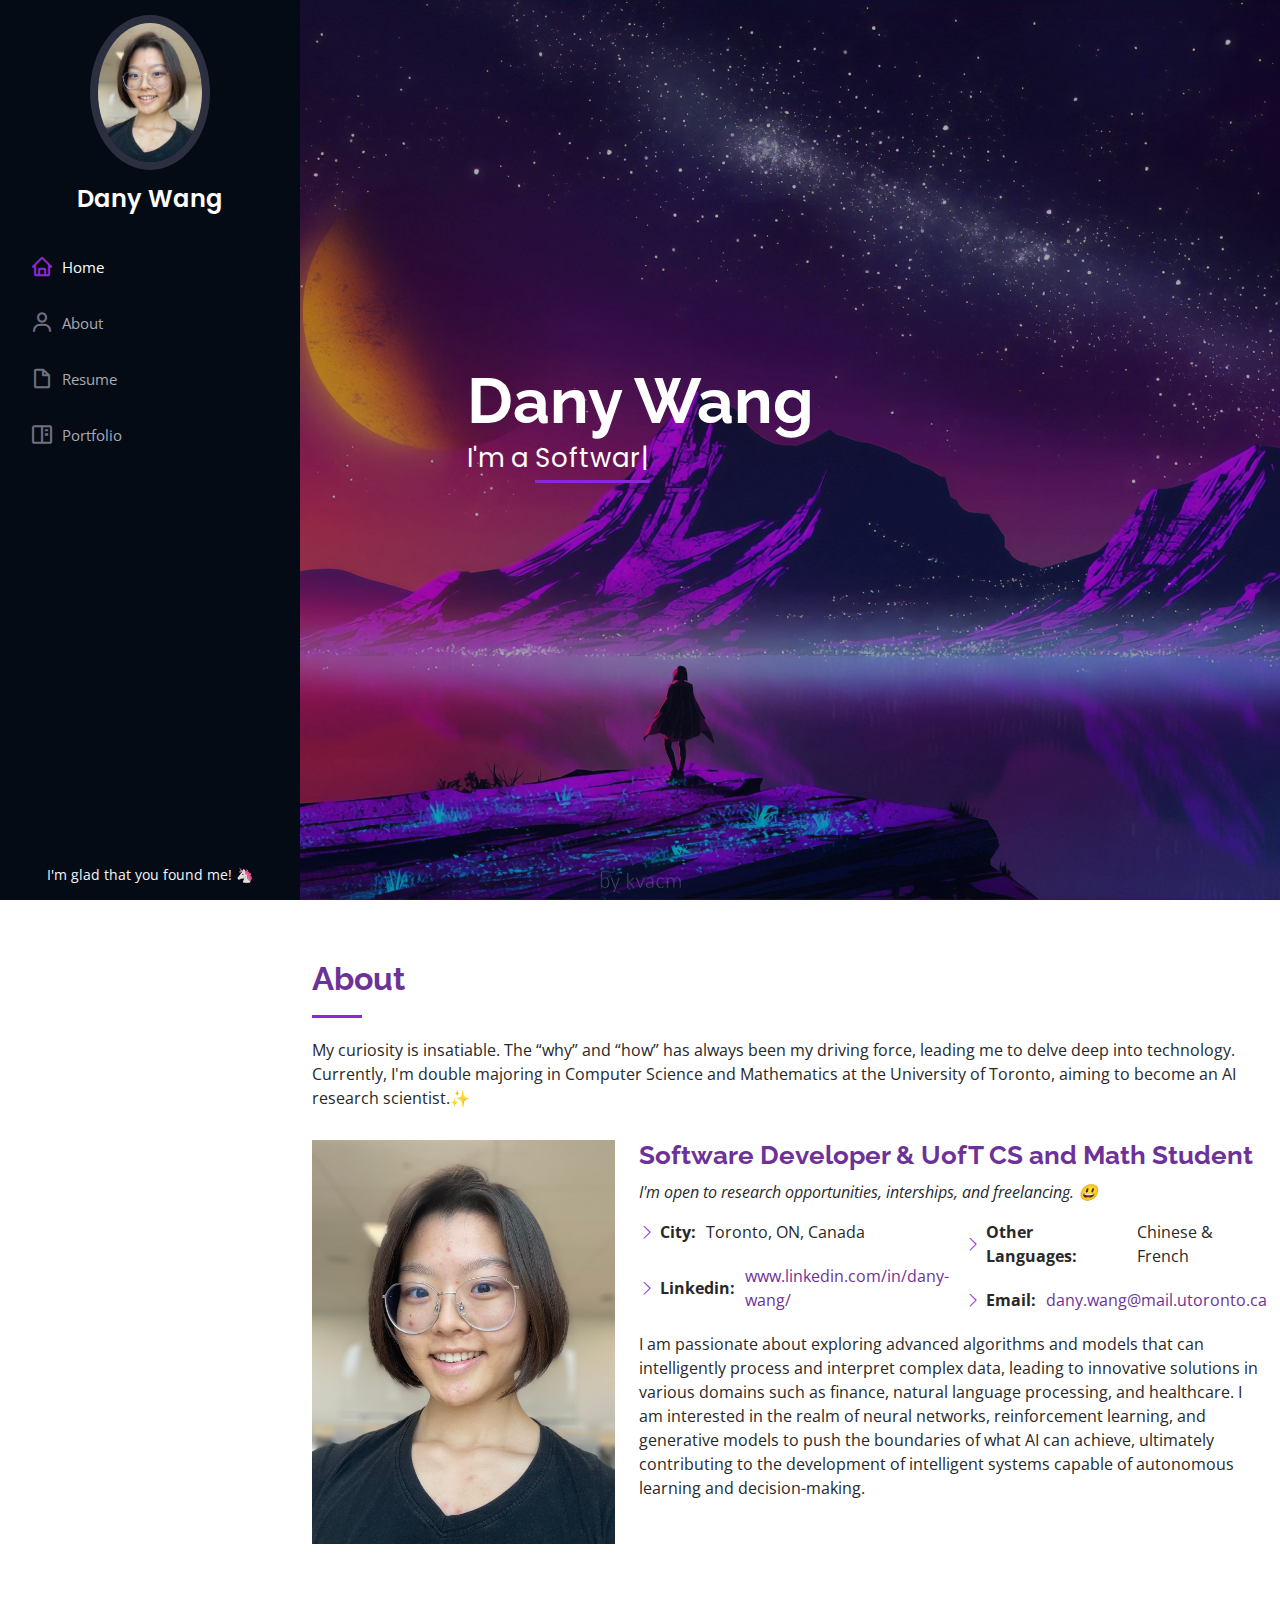
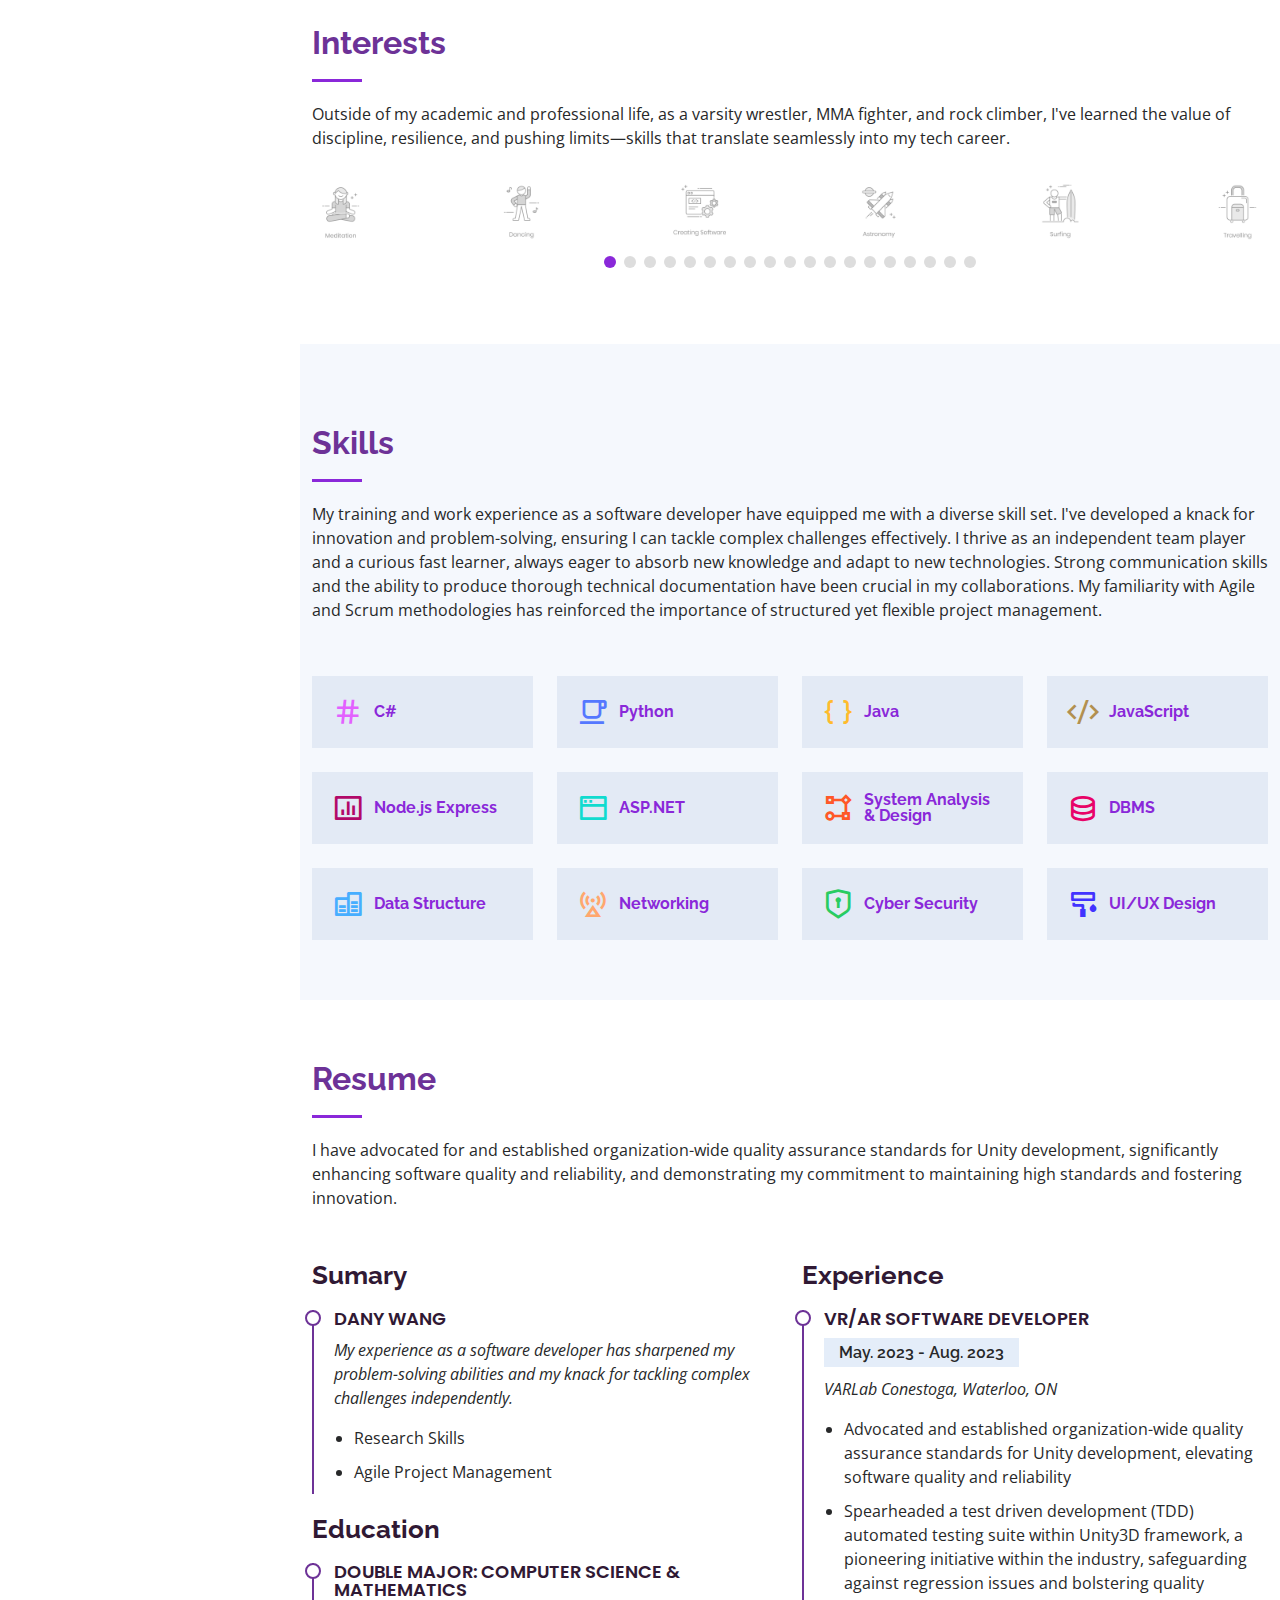
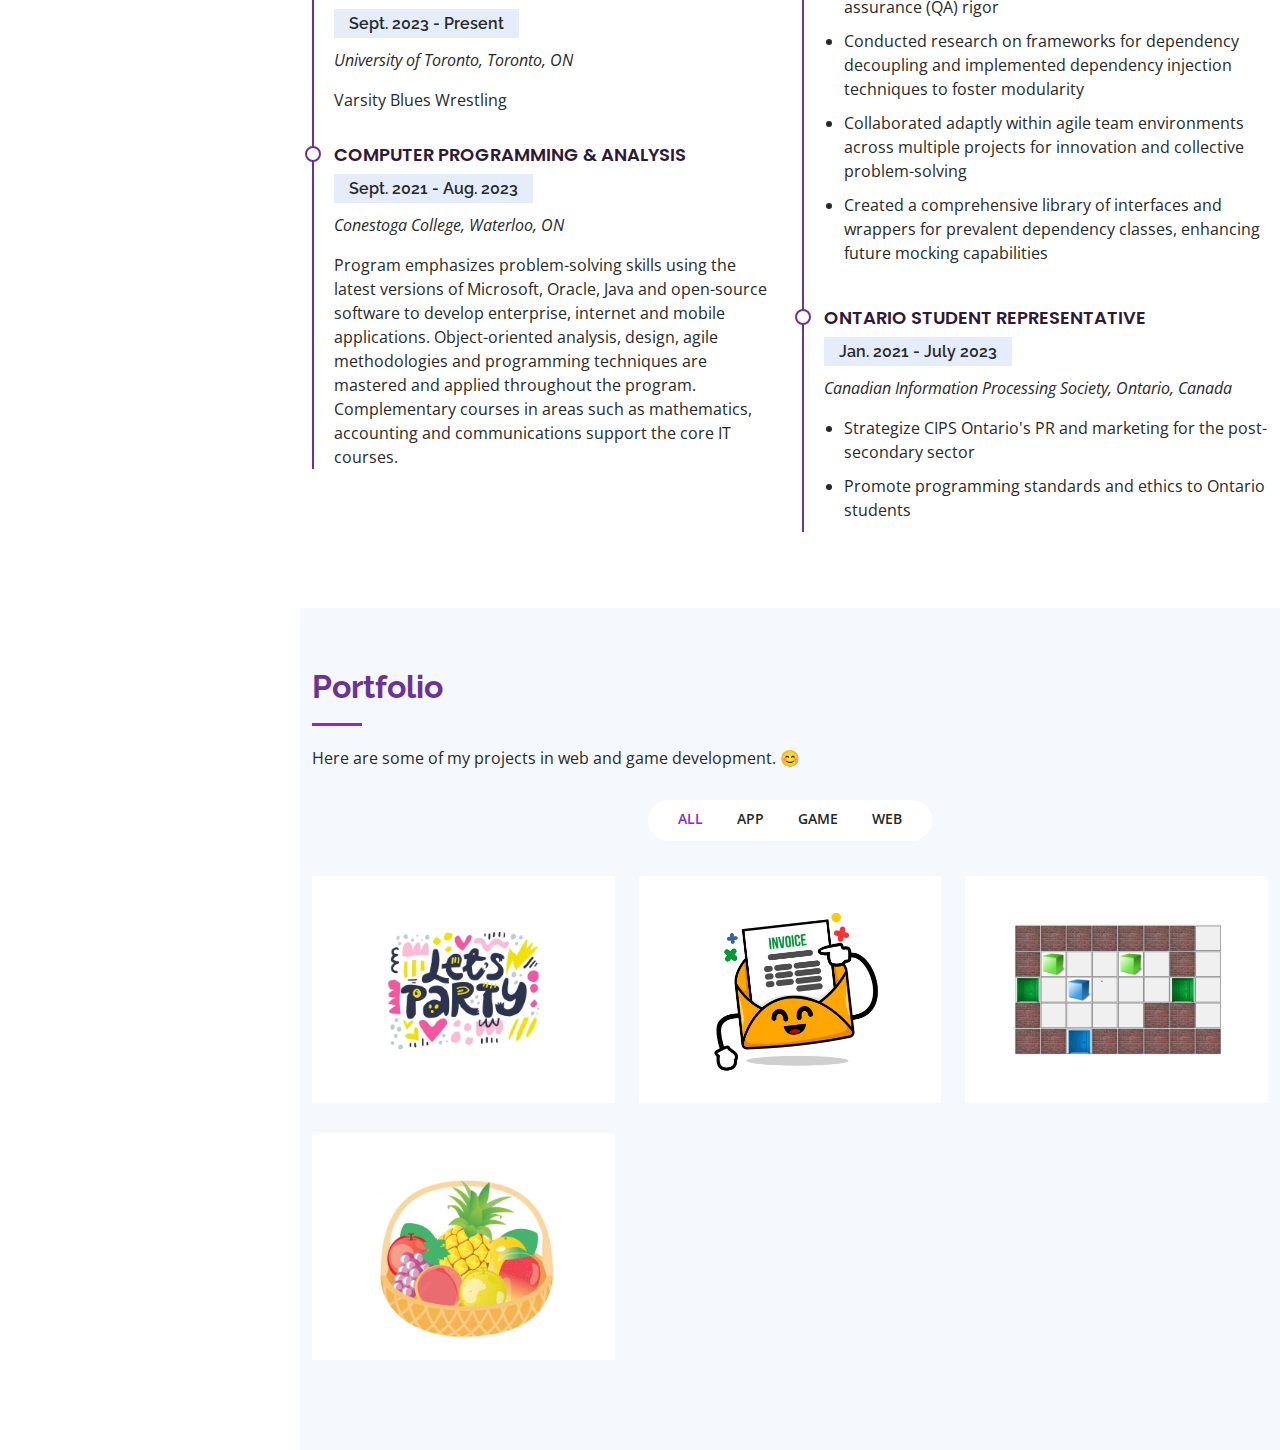
<file: index.html>
<!DOCTYPE html>
<html lang="en">

<head>
  <meta charset="utf-8">
  <meta content="width=device-width, initial-scale=1.0" name="viewport">

  <title>Dany's iPortfolio</title>
  <meta content="" name="description">
  <meta content="" name="keywords">

  <!-- Favicons -->
  <link href="assets/img/favicon.png" rel="icon">
  <link href="assets/img/apple-touch-icon.png" rel="apple-touch-icon">

  <!-- Google Fonts -->
  <link href="https://fonts.googleapis.com/css?family=Open+Sans:300,300i,400,400i,600,600i,700,700i|Raleway:300,300i,400,400i,500,500i,600,600i,700,700i|Poppins:300,300i,400,400i,500,500i,600,600i,700,700i" rel="stylesheet">

  <!-- Vendor CSS Files -->
  <!-- <link href="assets/vendor/aos/aos.css" rel="stylesheet"> -->
  <link href="assets/vendor/bootstrap/css/bootstrap.min.css" rel="stylesheet">
  <link href="assets/vendor/bootstrap-icons/bootstrap-icons.css" rel="stylesheet">
  <link href="assets/vendor/boxicons/css/boxicons.min.css" rel="stylesheet">
  <link href="assets/vendor/glightbox/css/glightbox.min.css" rel="stylesheet">
  <link href="assets/vendor/swiper/swiper-bundle.min.css" rel="stylesheet">
  <link href="assets/vendor/remixicon/remixicon.css" rel="stylesheet">

  <!-- Main CSS File -->
  <link href="assets/css/style.css" rel="stylesheet">

</head>

<body>

  <!-- ======= Mobile nav toggle button ======= -->
  <i class="bi bi-list mobile-nav-toggle d-xl-none"></i>

  <!-- ======= Header ======= -->
  <header id="header">
    <div class="d-flex flex-column">

      <div class="profile">
        <img src="assets/img/profile-img.jpg" alt="" class="img-fluid rounded-circle">
        <h1 class="text-light"><a href="index.html">Dany Wang</a></h1>
      </div>

      <nav id="navbar" class="nav-menu navbar">
        <ul>
          <li><a href="#hero" class="nav-link scrollto active"><i class="bx bx-home"></i> <span>Home</span></a></li>
          <li><a href="#about" class="nav-link scrollto"><i class="bx bx-user"></i> <span>About</span></a></li>
          <li><a href="#resume" class="nav-link scrollto"><i class="bx bx-file-blank"></i> <span>Resume</span></a></li>
          <li><a href="#portfolio" class="nav-link scrollto"><i class="bx bx-book-content"></i> <span>Portfolio</span></a></li>
        </ul>
      </nav><!-- .nav-menu -->
    </div>
  </header><!-- End Header -->

  <!-- ======= Hero Section ======= -->
  <section id="hero" class="d-flex flex-column justify-content-center align-items-center">
    <div class="hero-container" data-aos="fade-in">
      <h1>Dany Wang</h1>
      <p>I'm a <span class="typed" data-typed-items="Software Developer, UofT CS and Math Student, Freelancer"></span></p>
    </div>
  </section><!-- End Hero -->

  <main id="main">

    <!-- ======= About Section ======= -->
    <section id="about" class="about">
      <div class="container">

        <div class="section-title">
          <h2>About</h2>
          <p>My curiosity is insatiable. The “why” and “how” has always been my driving force, leading me to delve deep into technology. 
            Currently, I'm double majoring in Computer Science and Mathematics at the University of Toronto, aiming to become an AI research scientist.&#10024;</p>
        </div>

        <div class="row">
          <div class="col-lg-4" data-aos="fade-right">
            <img src="assets/img/profile-img.jpg" class="img-fluid" alt="">
          </div>
          <div class="col-lg-8 pt-4 pt-lg-0 content" data-aos="fade-left">
            <h3>Software Developer &amp; UofT CS and Math Student</h3>
            <p class="fst-italic">
              I'm open to research opportunities, interships, and freelancing. &#128515;
            </p>
            <div class="row">
              <div class="col-lg-6">
                <ul>
                  <!-- <li><i class="bi bi-chevron-right"></i> <strong>Birthday:</strong> <span>19 Nov. 2000</span></li> -->
                  <li><i class="bi bi-chevron-right"></i> <strong>City:</strong> <span>Toronto, ON, Canada</span></li>
                  <li><i class="bi bi-chevron-right"></i> <strong>Linkedin:</strong> <span><a href="https://www.linkedin.com/in/dany-wang/">www.linkedin.com/in/dany-wang/</a></span></li>
                  <!-- <li><i class="bi bi-chevron-right"></i> <strong>Degree:</strong> <span>Master</span></li> -->
                </ul>
              </div>
              <div class="col-lg-6">
                <ul>
                  <!-- <li><i class="bi bi-chevron-right"></i> <strong>Gender:</strong> <span>Female</span></li> -->
                  <li><i class="bi bi-chevron-right"></i> <strong>Other Languages:</strong> <span>Chinese &amp; French</span></li>
                  <li><i class="bi bi-chevron-right"></i> <strong>Email:</strong> <span><a href="mailto: dany.wang@mail.utoronto.ca">dany.wang@mail.utoronto.ca</a></span></li>
                </ul>
              </div>
            </div>
            <p>
              I am passionate about exploring advanced algorithms and models that can intelligently process and interpret complex data, 
              leading to innovative solutions in various domains such as finance, natural language processing, and healthcare. 
              I am interested in the realm of neural networks, reinforcement learning, and generative models to push the boundaries of 
              what AI can achieve, ultimately contributing to the development of intelligent systems capable of autonomous learning and decision-making.
            </p>
          </div>
        </div>

      </div>
    </section><!-- End About Section -->

    <!-- ======= Interests Section ======= -->
    <section id="interests" class="interests">
      <div class="container" data-aos="zoom-in">

        <div class="section-title">
          <h2>Interests</h2>
          <p>Outside of my academic and professional life, as a varsity wrestler, MMA fighter, and rock climber, 
            I've learned the value of discipline, resilience, and pushing limits—skills that translate seamlessly into my tech career.</p>
        </div>

        <div class="interests-slider swiper">
          <div class="swiper-wrapper align-items-center">
            <div class="swiper-slide"><img src="assets/img/interests/meditation.png" class="img-fluid" alt="meditation"></div>
            <div class="swiper-slide"><img src="assets/img/interests/dancing.png" class="img-fluid" alt="dancing"></div>
            <div class="swiper-slide"><img src="assets/img/interests/creating-software.png" class="img-fluid" alt="creating-software"></div>
            <div class="swiper-slide"><img src="assets/img/interests/astronomy.png" class="img-fluid" alt="astronomy"></div>
            <div class="swiper-slide"><img src="assets/img/interests/surfing.png" class="img-fluid" alt="surfing"></div>
            <div class="swiper-slide"><img src="assets/img/interests/travelling.png" class="img-fluid" alt="travelling"></div>
            <div class="swiper-slide"><img src="assets/img/interests/reading.png" class="img-fluid" alt="reading"></div>
            <div class="swiper-slide"><img src="assets/img/interests/ice-skating.png" class="img-fluid" alt="ice-skating"></div>
            <div class="swiper-slide"><img src="assets/img/interests/watching-movies.png" class="img-fluid" alt="watching-movies"></div>
            <div class="swiper-slide"><img src="assets/img/interests/body-building.png" class="img-fluid" alt="body-building"></div>
            <div class="swiper-slide"><img src="assets/img/interests/running.png" class="img-fluid" alt="running"></div>
            <div class="swiper-slide"><img src="assets/img/interests/gymnastic.png" class="img-fluid" alt="gymnastic"></div>
            <div class="swiper-slide"><img src="assets/img/interests/foreign-language-learning.png" class="img-fluid" alt="foreign-language-learning"></div>
            <div class="swiper-slide"><img src="assets/img/interests/swimming.png" class="img-fluid" alt="swimming"></div>
            <div class="swiper-slide"><img src="assets/img/interests/martial-arts.png" class="img-fluid" alt=""></div>
            <div class="swiper-slide"><img src="assets/img/interests/skiing.png" class="img-fluid" alt="skiing"></div>
            <div class="swiper-slide"><img src="assets/img/interests/stargazing.png" class="img-fluid" alt="stargazing"></div>
            <div class="swiper-slide"><img src="assets/img/interests/scuba-diving.png" class="img-fluid" alt="scuba-diving"></div>
            <div class="swiper-slide"><img src="assets/img/interests/yoga.png" class="img-fluid" alt="yoga"></div>
          </div>
          <div class="swiper-pagination"></div>
        </div>

      </div>
    </section><!-- End Interests Section -->



    <!-- ======= Skills Section ======= -->
    <section id="skills" class="skills section-bg">
      <div class="interests container">

        <div class="section-title">
          <h2>Skills</h2>
          <p>My training and work experience as a software developer have equipped me with a diverse skill set. 
            I've developed a knack for innovation and problem-solving, ensuring I can tackle complex challenges effectively. 
            I thrive as an independent team player and a curious fast learner, always eager to absorb new knowledge and adapt to new technologies. 
            Strong communication skills and the ability to produce thorough technical documentation have been crucial in my collaborations. 
            My familiarity with Agile and Scrum methodologies has reinforced the importance of structured yet flexible project management.</p>
        </div>

        <div class="row">
          <div class="col-lg-3 col-md-4 mt-4">
            <div class="icon-box">
              <i class="ri-hashtag" style="color: #e361ff;"></i>
              <h3>C#</h3>
            </div>
          </div>
          <div class="col-lg-3 col-md-4 mt-4">
            <div class="icon-box">
              <i class="ri-cup-line" style="color: #5578ff;"></i>
              <h3>Python</h3>
            </div>
          </div>
          <div class="col-lg-3 col-md-4 mt-4">
            <div class="icon-box">
              <i class="ri-braces-line" style="color: #ffbb2c;"></i>
              <h3>Java</h3>
            </div>
          </div>
          <div class="col-lg-3 col-md-4 mt-4">
            <div class="icon-box">
              <i class="ri-code-s-slash-line" style="color: #b2904f;"></i>
              <h3>JavaScript</h3>
            </div>
          </div>
          <div class="col-lg-3 col-md-4 mt-4">
            <div class="icon-box">
              <i class="ri-bar-chart-box-line" style="color: #b20969;"></i>
              <h3>Node.js Express</h3>
            </div>
          </div>
          <div class="col-lg-3 col-md-4 mt-4">
            <div class="icon-box">
              <i class="ri-window-line" style="color: #11dbcf;"></i>
              <h3>ASP.NET</h3>
            </div>
          </div>
          <div class="col-lg-3 col-md-4 mt-4">
            <div class="icon-box">
              <i class="ri-flow-chart" style="color: #ff5828;"></i>
              <h3>System Analysis & Design</h3>
            </div>
          </div>
          <div class="col-lg-3 col-md-4 mt-4">
            <div class="icon-box">
              <i class="ri-database-2-line" style="color: #e80368;"></i>
              <h3>DBMS</h3>
            </div>
          </div>
          <div class="col-lg-3 col-md-4 mt-4">
            <div class="icon-box">
              <i class="ri-database-line" style="color: #47aeff;"></i>
              <h3>Data Structure</h3>
            </div>
          </div>
          <div class="col-lg-3 col-md-4 mt-4">
            <div class="icon-box">
              <i class="ri-base-station-line" style="color: #ffa76e;"></i>
              <h3>Networking</h3>
            </div>
          </div>
          <div class="col-lg-3 col-md-4 mt-4">
            <div class="icon-box">
              <i class="ri-shield-keyhole-line" style="color: #29cc61;"></i>
              <h3>Cyber Security</h3>
            </div>
          </div>
          <div class="col-lg-3 col-md-4 mt-4">
            <div class="icon-box">
              <i class="ri-paint-brush-line" style="color: #4233ff;"></i>
              <h3>UI/UX Design</h3>
            </div>
          </div>
      </div>
    </section><!-- End Skills Section -->


    <!-- ======= Resume Section ======= -->
    <section id="resume" class="resume">
      <div class="container">

        <div class="section-title">
          <h2>Resume</h2>
          <p>I have advocated for and established organization-wide quality assurance standards for Unity development, 
            significantly enhancing software quality and reliability, and demonstrating my commitment to 
            maintaining high standards and fostering innovation.</p>
        </div>

        <div class="row">
          <div class="col-lg-6" data-aos="fade-up">
            <h3 class="resume-title">Sumary</h3>
            <div class="resume-item pb-0">
              <h4>Dany Wang</h4>
              <p><em>My experience as a software developer has sharpened my problem-solving abilities and my knack for 
                tackling complex challenges independently.</em></p>
              <ul>
                <li>Research Skills</li>
                <li>Agile Project Management</li>
              </ul>
            </div>

            <h3 class="resume-title">Education</h3>
            <div class="resume-item">
              <h4>Double Major: Computer Science &amp; Mathematics</h4>
              <h5>Sept. 2023 - Present</h5>
              <p><em>University of Toronto, Toronto, ON</em></p>
              <p>Varsity Blues Wrestling</p>
            </div>
            <div class="resume-item">
              <h4>Computer Programming &amp; Analysis</h4>
              <h5>Sept. 2021 - Aug. 2023</h5>
              <p><em>Conestoga College, Waterloo, ON</em></p>
              <p>Program emphasizes problem-solving skills using the latest versions of Microsoft, Oracle, Java 
                and open-source software to develop enterprise, internet and mobile applications. Object-oriented 
                analysis, design, agile methodologies and programming techniques are mastered and applied throughout 
                the program. Complementary courses in areas such as mathematics, accounting and communications support the core IT courses.</p>
            </div>
          </div>
          <div class="col-lg-6" data-aos="fade-up" data-aos-delay="100">
            <h3 class="resume-title">Experience</h3>
            <div class="resume-item">
              <h4>VR/AR Software Developer</h4>
              <h5>May. 2023 - Aug. 2023</h5>
              <p><em>VARLab Conestoga, Waterloo, ON</em></p>
              <ul>
                <li>Advocated and established organization-wide quality assurance standards for Unity development, elevating software quality and reliability</li>
                <li>Spearheaded a test driven development (TDD) automated testing suite within Unity3D framework, a pioneering initiative within the industry, safeguarding against regression issues and bolstering quality assurance (QA) rigor</li>
                <li>Conducted research on frameworks for dependency decoupling and implemented dependency injection techniques to foster modularity</li>
                <li>Collaborated adaptly within agile team environments across multiple projects for innovation and collective problem-solving</li>
                <li>Created a comprehensive library of interfaces and wrappers for prevalent dependency classes, enhancing future mocking capabilities</li>
              </ul>
            </div>
            <div class="resume-item">
              <h4>Ontario Student Representative</h4>
              <h5>Jan. 2021 - July 2023</h5>
              <p><em>Canadian Information Processing Society, Ontario, Canada </em></p>
              <ul>
                <!-- <li>Lead in the design, development, and implementation of the graphic, layout, and production communication materials</li>
                <li>Delegate tasks to the 7 members of the design team and provide counsel on all aspects of the project. </li>
                <li>Supervise the assessment of all graphic materials in order to ensure quality and accuracy of the design</li> -->
                <li>Strategize CIPS Ontario's PR and marketing for the post-secondary sector</li>
                <li>Promote programming standards and ethics to Ontario students</li>
              </ul>
            </div>
          </div>
        </div>

      </div>
    </section><!-- End Resume Section -->

    <!-- ======= Portfolio Section ======= -->
    <section id="portfolio" class="portfolio section-bg">
      <div class="container">

        <div class="section-title">
          <h2>Portfolio</h2>
          <p>Here are some of my projects in web and game development. &#128522;</p>
        </div>

        <div class="row" data-aos="fade-up">
          <div class="col-lg-12 d-flex justify-content-center">
            <ul id="portfolio-flters">
              <li data-filter="*" class="filter-active">All</li>
              <li data-filter=".filter-app">App</li>
              <li data-filter=".filter-game">Game</li>
              <li data-filter=".filter-web">Web</li>
            </ul>
          </div>
        </div>

        <div class="row portfolio-container" data-aos="fade-up" data-aos-delay="100">

          <div class="col-lg-4 col-md-6 portfolio-item filter-web">
            <div class="portfolio-wrap">
              <img src="assets/img/portfolio/party-icon.jpg" class="img-fluid" alt="Party Icon">
              <div class="portfolio-info">
                <h4>Party Manager</h4>
                <p>ASP.NET MVC</p>
                <div class="portfolio-links">
                  <a href="assets/img/portfolio/party-home.jpg" data-gallery="partyGallery" class="portfolio-lightbox" title="A cookie is used to store when a user has first visited the app."><i class="bx bx-plus"></i></a>
                  <a href="html/portfolio-party-details.html" title="More Details"><i class="bx bx-link"></i></a>
                </div>
                <a href="assets/img/portfolio/party-cookie.jpg" data-gallery="partyGallery" class="portfolio-lightbox" title="Users can create and edit parties. Stored and retrieved records in a relational database using Entity Framework and LINQ"></a>
                <a href="assets/img/portfolio/party-invitations.jpg" data-gallery="partyGallery" class="portfolio-lightbox" title="Once created they can create invitations for the party and ultimately send them out to the guests as an email using Gmail API."></a>
                <a href="assets/img/portfolio/party-email.jpg" data-gallery="partyGallery" class="portfolio-lightbox" title="From the email the recipients can click on a link that takes them to a page that allows them to respond."></a>
                <a href="assets/img/portfolio/party-response.jpg" data-gallery="partyGallery" class="portfolio-lightbox" title="Recipients can indicate whether or not they will be attending in the app."></a>
              </div>
            </div>
          </div>

          <div class="col-lg-4 col-md-6 portfolio-item filter-web">
            <div class="portfolio-wrap">
              <img src="assets/img/portfolio/invoice-icon.jpg" class="img-fluid" alt="Invoice Icon">
              <div class="portfolio-info">
                <h4>Vendor Invoice Manager</h4>
                <p>ASP.NET MVC</p>
                <div class="portfolio-links">
                  <a href="assets/img/portfolio/invoice-vendors.jpg" data-gallery="invoiceGallery" class="portfolio-lightbox" title="All vendors are grouped alphabetically."><i class="bx bx-plus"></i></a>
                  <a href="html/portfolio-invoice-details.html" title="More Details"><i class="bx bx-link"></i></a>
                </div>
                <a href="assets/img/portfolio/invoice-delete.jpg" data-gallery="invoiceGallery" class="portfolio-lightbox" title="Soft delete."></a>
                <a href="assets/img/portfolio/invoice-items.jpg" data-gallery="invoiceGallery" class="portfolio-lightbox" title="Invoices can navigate to their line item details."></a>
                <a href="assets/img/portfolio/invoice-validation.jpg" data-gallery="invoiceGallery" class="portfolio-lightbox" title="User entry validation using annotations and self-validating models."></a>
              </div>
            </div>
          </div>

          <div class="col-lg-4 col-md-6 portfolio-item filter-game">
            <div class="portfolio-wrap">
              <img src="assets/img/portfolio/qgame-icon.jpg" class="img-fluid" alt="QGame Icon">
              <div class="portfolio-info">
                <h4>QGame</h4>
                <p>.Net Framework</p>
                <div class="portfolio-links">
                  <a href="assets/img/portfolio/qgame-design.jpg" data-gallery="qgameGallery" class="portfolio-lightbox" title="A puzzle game using delegates with file IO and exception handling"><i class="bx bx-plus"></i></a>
                  <a href="html/portfolio-qgame-details.html" title="More Details"><i class="bx bx-link"></i></a>
                </div>
                <a href="assets/img/portfolio/qgame-play.jpg" data-gallery="qgameGallery" class="portfolio-lightbox" title="Moves made and the boxes left are shown."></a>
              </div>
            </div>
          </div>

          <div class="col-lg-4 col-md-6 portfolio-item filter-game">
            <div class="portfolio-wrap">
              <img src="assets/img/portfolio/fruitaholic-icon.jpg" class="img-fluid" alt="Fruitaholic Icon">
              <div class="portfolio-info">
                <h4>Fruitaholic</h4>
                <p>MonoGame</p>
                <div class="portfolio-links">
                  <a href="assets/img/portfolio/fruitaholic-menu.jpg" data-gallery="fruitaholicGallery" class="portfolio-lightbox" title="A fruit-catching game with score systems using OOP techniques"><i class="bx bx-plus"></i></a>
                  <a href="html/portfolio-fruitaholic-details.html" title="More Details"><i class="bx bx-link"></i></a>
                </div>
                <a href="assets/img/portfolio/fruitaholic-bomb.jpg" data-gallery="fruitaholicGallery" class="portfolio-lightbox" title="Clickable bomb"></a>
                <a href="assets/img/portfolio/fruitaholic-animation.jpg" data-gallery="fruitaholicGallery" class="portfolio-lightbox" title="Amination triggered by mouse click"></a>
              </div>
            </div>
          </div>

        </div>

      </div>
    </section><!-- End Portfolio Section -->

  </main><!-- End #main -->

  <!-- ======= Footer ======= -->
  <footer id="footer">
    <div class="container">
      <div class="copyright">
        I'm glad that you found me! &#129412;
        <!-- <strong><span>iPortfolio</span></strong> -->
      </div>
      <!-- <div class="credits">
        Designed by <a href=""></a>
      </div> -->
    </div>
  </footer><!-- End  Footer -->

  <a href="#" class="back-to-top d-flex align-items-center justify-content-center"><i class="bi bi-arrow-up-short"></i></a>

  <!-- Vendor JS Files -->
  <script src="assets/vendor/purecounter/purecounter_vanilla.js"></script>
  <script src="assets/vendor/aos/aos.js"></script>
  <script src="assets/vendor/bootstrap/js/bootstrap.bundle.min.js"></script>
  <script src="assets/vendor/glightbox/js/glightbox.min.js"></script>
  <script src="assets/vendor/isotope-layout/isotope.pkgd.min.js"></script>
  <script src="assets/vendor/swiper/swiper-bundle.min.js"></script>
  <script src="assets/vendor/typed.js/typed.min.js"></script>
  <script src="assets/vendor/waypoints/noframework.waypoints.js"></script>

  <!-- Main JS File -->
  <script src="assets/js/main.js"></script>

</body>

</html>
</file>
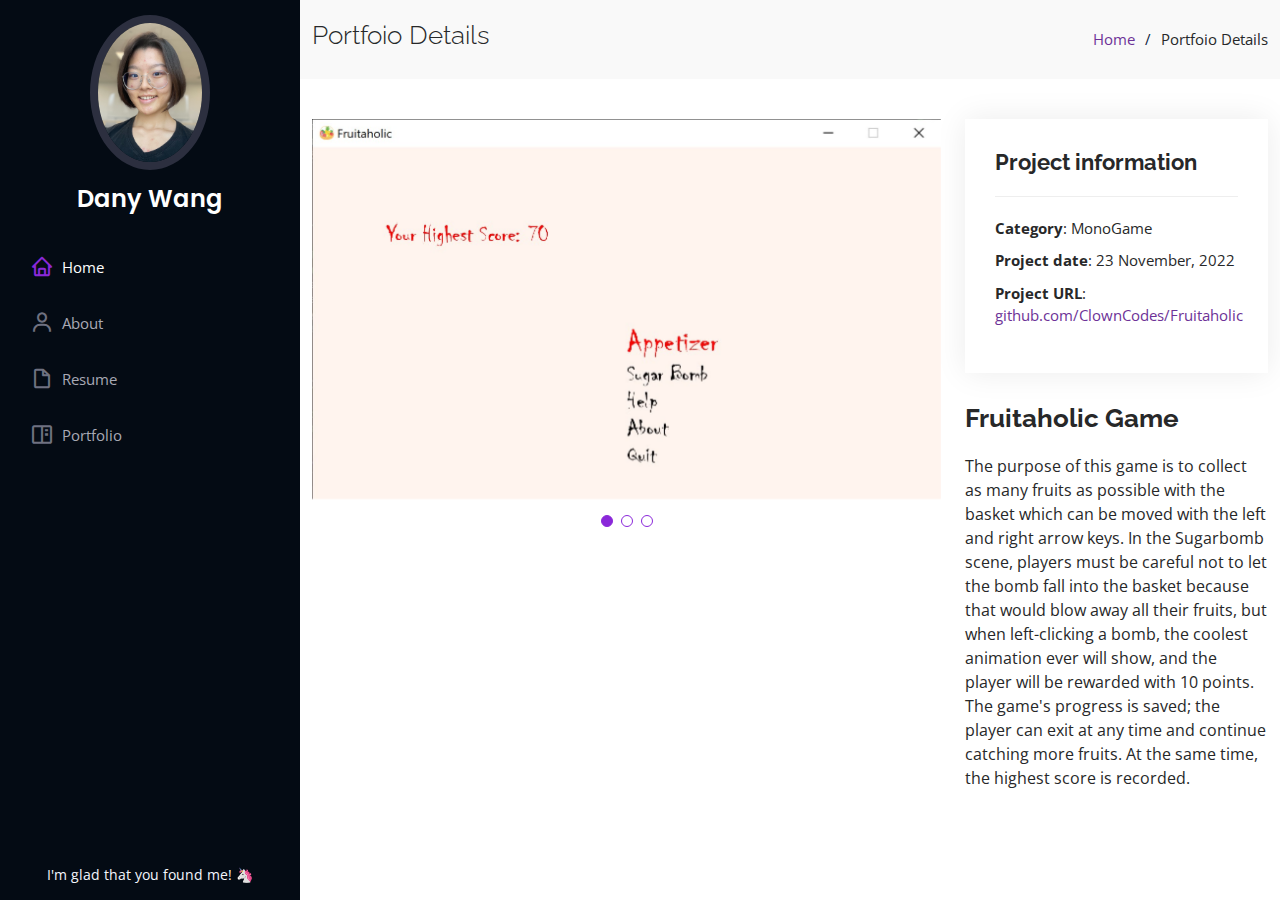
<file: html/portfolio-fruitaholic-details.html>
<!DOCTYPE html>
<html lang="en">

<head>
  <meta charset="utf-8">
  <meta content="width=device-width, initial-scale=1.0" name="viewport">

  <title>Portfolio - Fruitaholic Details</title>
  <meta content="" name="description">
  <meta content="" name="keywords">

  <!-- Favicons -->
  <link href="../assets/img/favicon.png" rel="icon">
  <link href="../assets/img/apple-touch-icon.png" rel="apple-touch-icon">

  <!-- Google Fonts -->
  <link href="https://fonts.googleapis.com/css?family=Open+Sans:300,300i,400,400i,600,600i,700,700i|Raleway:300,300i,400,400i,500,500i,600,600i,700,700i|Poppins:300,300i,400,400i,500,500i,600,600i,700,700i" rel="stylesheet">

  <!-- Vendor CSS Files -->
  <link href="../assets/vendor/aos/aos.css" rel="stylesheet">
  <link href="../assets/vendor/bootstrap/css/bootstrap.min.css" rel="stylesheet">
  <link href="../assets/vendor/bootstrap-icons/bootstrap-icons.css" rel="stylesheet">
  <link href="../assets/vendor/boxicons/css/boxicons.min.css" rel="stylesheet">
  <link href="../assets/vendor/glightbox/css/glightbox.min.css" rel="stylesheet">
  <link href="../assets/vendor/swiper/swiper-bundle.min.css" rel="stylesheet">

  <!-- Template Main CSS File -->
  <link href="../assets/css/style.css" rel="stylesheet">

</head>

<body>

  <!-- ======= Mobile nav toggle button ======= -->
  <i class="bi bi-list mobile-nav-toggle d-xl-none"></i>

  <!-- ======= Header ======= -->
  <header id="header">
    <div class="d-flex flex-column">

      <div class="profile">
        <img src="../assets/img/profile-img.jpg" alt="" class="img-fluid rounded-circle">
        <h1 class="text-light"><a href="../index.html">Dany Wang</a></h1>
        <!-- <div class="social-links mt-3 text-center">
          <a href="#" class="twitter"><i class="bx bxl-twitter"></i></a>
          <a href="#" class="facebook"><i class="bx bxl-facebook"></i></a>
          <a href="#" class="instagram"><i class="bx bxl-instagram"></i></a>
          <a href="#" class="google-plus"><i class="bx bxl-skype"></i></a>
          <a href="#" class="linkedin"><i class="bx bxl-linkedin"></i></a>
        </div> -->
      </div>

      <nav id="navbar" class="nav-menu navbar">
        <ul>
          <li><a href="../index.html#hero" class="nav-link scrollto active"><i class="bx bx-home"></i> <span>Home</span></a></li>
          <li><a href="../index.html#about" class="nav-link scrollto"><i class="bx bx-user"></i> <span>About</span></a></li>
          <li><a href="../index.html#resume" class="nav-link scrollto"><i class="bx bx-file-blank"></i> <span>Resume</span></a></li>
          <li><a href="../index.html#portfolio" class="nav-link scrollto"><i class="bx bx-book-content"></i> <span>Portfolio</span></a></li>
        </ul>
      </nav><!-- .nav-menu -->
    </div>
  </header><!-- End Header -->

  <main id="main">

    <!-- ======= Breadcrumbs ======= -->
    <section id="breadcrumbs" class="breadcrumbs">
      <div class="container">

        <div class="d-flex justify-content-between align-items-center">
          <h2>Portfoio Details</h2>
          <ol>
            <li><a href="../index.html">Home</a></li>
            <li>Portfoio Details</li>
          </ol>
        </div>

      </div>
    </section><!-- End Breadcrumbs -->

    <!-- ======= Portfolio Details Section ======= -->
    <section id="portfolio-details" class="portfolio-details">
      <div class="container">

        <div class="row gy-4">

          <div class="col-lg-8">
            <div class="portfolio-details-slider swiper">
              <div class="swiper-wrapper align-items-center">

                <div class="swiper-slide">
                  <img src="../assets/img/portfolio/fruitaholic-menu.jpg" alt="">
                </div>

                <div class="swiper-slide">
                  <img src="../assets/img/portfolio/fruitaholic-bomb.jpg" alt="">
                </div>

                <div class="swiper-slide">
                  <img src="../assets/img/portfolio/fruitaholic-animation.jpg" alt="">
                </div>

              </div>
              <div class="swiper-pagination"></div>
            </div>
          </div>

          <div class="col-lg-4">
            <div class="portfolio-info">
              <h3>Project information</h3>
              <ul>
                <li><strong>Category</strong>: MonoGame</li>
                <!-- <li><strong>Client</strong>: ASU Company</li> -->
                <li><strong>Project date</strong>: 23 November, 2022</li>
                <li><strong>Project URL</strong>: <a href="https://github.com/ClownCodes/Fruitaholic" target="_blank">github.com/ClownCodes/Fruitaholic</a></li>
              </ul>
            </div>
            <div class="portfolio-description">
              <h2>Fruitaholic Game</h2>
              <p>
                The purpose of this game is to collect as many fruits as possible with the basket which can be moved with the left and right arrow keys.
                In the Sugarbomb scene, players must be careful not to let the bomb fall into the basket because that would blow away all their fruits,
                but when left-clicking a bomb, the coolest animation ever will show, and the player will be rewarded with 10 points.
                The game's progress is saved; the player can exit at any time and continue catching more fruits. At the same time, the highest score is recorded.
              </p>
            </div>
          </div>

        </div>

      </div>
    </section><!-- End Portfolio Details Section -->

  </main><!-- End #main -->

  <!-- ======= Footer ======= -->
  <footer id="footer">
    <div class="container">
      <div class="copyright">
        I'm glad that you found me! &#129412;
        <!-- <strong><span>iPortfolio</span></strong> -->
      </div>
      <!-- <div class="credits">
        Designed by <a href=""></a>
      </div> -->
    </div>
  </footer><!-- End  Footer -->

  <a href="#" class="back-to-top d-flex align-items-center justify-content-center"><i class="bi bi-arrow-up-short"></i></a>

  <!-- Vendor JS Files -->
  <script src="../assets/vendor/purecounter/purecounter_vanilla.js"></script>
  <script src="../assets/vendor/aos/aos.js"></script>
  <script src="../assets/vendor/bootstrap/js/bootstrap.bundle.min.js"></script>
  <script src="../assets/vendor/glightbox/js/glightbox.min.js"></script>
  <script src="../assets/vendor/isotope-layout/isotope.pkgd.min.js"></script>
  <script src="../assets/vendor/swiper/swiper-bundle.min.js"></script>
  <script src="../assets/vendor/typed.js/typed.min.js"></script>
  <script src="../assets/vendor/waypoints/noframework.waypoints.js"></script>

  <!-- Template Main JS File -->
  <script src="../assets/js/main.js"></script>

</body>

</html>
</file>
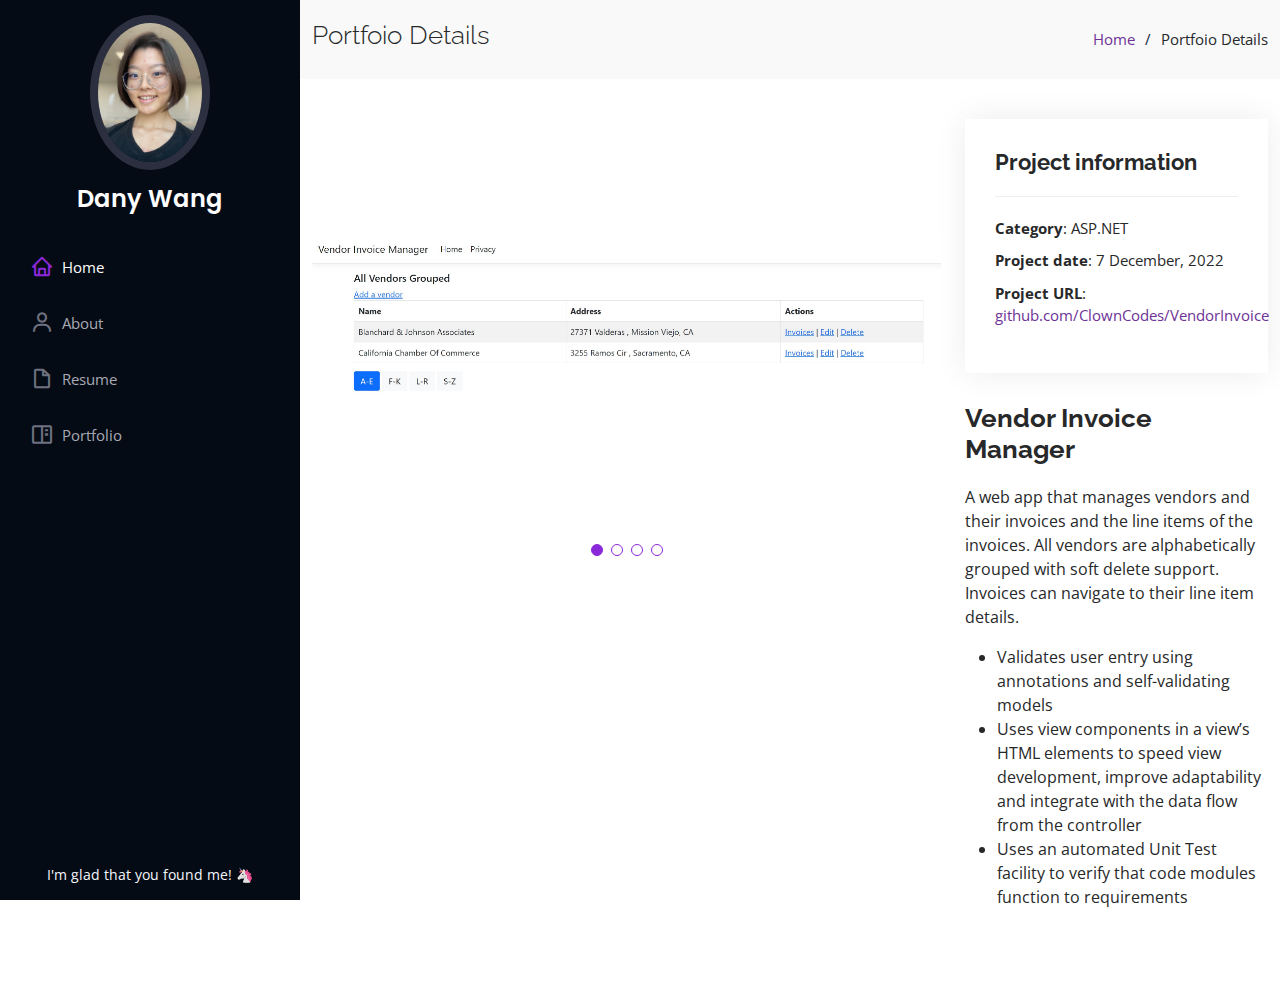
<file: html/portfolio-invoice-details.html>
<!DOCTYPE html>
<html lang="en">

<head>
  <meta charset="utf-8">
  <meta content="width=device-width, initial-scale=1.0" name="viewport">

  <title>Portfolio - Party Invitation Manager Details</title>
  <meta content="" name="description">
  <meta content="" name="keywords">

  <!-- Favicons -->
  <link href="../assets/img/favicon.png" rel="icon">
  <link href="../assets/img/apple-touch-icon.png" rel="apple-touch-icon">

  <!-- Google Fonts -->
  <link href="https://fonts.googleapis.com/css?family=Open+Sans:300,300i,400,400i,600,600i,700,700i|Raleway:300,300i,400,400i,500,500i,600,600i,700,700i|Poppins:300,300i,400,400i,500,500i,600,600i,700,700i" rel="stylesheet">

  <!-- Vendor CSS Files -->
  <link href="../assets/vendor/aos/aos.css" rel="stylesheet">
  <link href="../assets/vendor/bootstrap/css/bootstrap.min.css" rel="stylesheet">
  <link href="../assets/vendor/bootstrap-icons/bootstrap-icons.css" rel="stylesheet">
  <link href="../assets/vendor/boxicons/css/boxicons.min.css" rel="stylesheet">
  <link href="../assets/vendor/glightbox/css/glightbox.min.css" rel="stylesheet">
  <link href="../assets/vendor/swiper/swiper-bundle.min.css" rel="stylesheet">

  <!-- Template Main CSS File -->
  <link href="../assets/css/style.css" rel="stylesheet">

</head>

<body>

  <!-- ======= Mobile nav toggle button ======= -->
  <i class="bi bi-list mobile-nav-toggle d-xl-none"></i>

  <!-- ======= Header ======= -->
  <header id="header">
    <div class="d-flex flex-column">

      <div class="profile">
        <img src="../assets/img/profile-img.jpg" alt="" class="img-fluid rounded-circle">
        <h1 class="text-light"><a href="../index.html">Dany Wang</a></h1>
        <!-- <div class="social-links mt-3 text-center">
          <a href="#" class="twitter"><i class="bx bxl-twitter"></i></a>
          <a href="#" class="facebook"><i class="bx bxl-facebook"></i></a>
          <a href="#" class="instagram"><i class="bx bxl-instagram"></i></a>
          <a href="#" class="google-plus"><i class="bx bxl-skype"></i></a>
          <a href="#" class="linkedin"><i class="bx bxl-linkedin"></i></a>
        </div> -->
      </div>

      <nav id="navbar" class="nav-menu navbar">
        <ul>
          <li><a href="../index.html#hero" class="nav-link scrollto active"><i class="bx bx-home"></i> <span>Home</span></a></li>
          <li><a href="../index.html#about" class="nav-link scrollto"><i class="bx bx-user"></i> <span>About</span></a></li>
          <li><a href="../index.html#resume" class="nav-link scrollto"><i class="bx bx-file-blank"></i> <span>Resume</span></a></li>
          <li><a href="../index.html#portfolio" class="nav-link scrollto"><i class="bx bx-book-content"></i> <span>Portfolio</span></a></li>
        </ul>
      </nav><!-- .nav-menu -->
    </div>
  </header><!-- End Header -->

  <main id="main">

    <!-- ======= Breadcrumbs ======= -->
    <section id="breadcrumbs" class="breadcrumbs">
      <div class="container">

        <div class="d-flex justify-content-between align-items-center">
          <h2>Portfoio Details</h2>
          <ol>
            <li><a href="../index.html">Home</a></li>
            <li>Portfoio Details</li>
          </ol>
        </div>

      </div>
    </section><!-- End Breadcrumbs -->

    <!-- ======= Portfolio Details Section ======= -->
    <section id="portfolio-details" class="portfolio-details">
      <div class="container">

        <div class="row gy-4">

          <div class="col-lg-8">
            <div class="portfolio-details-slider swiper">
              <div class="swiper-wrapper align-items-center">

                <div class="swiper-slide">
                  <img src="../assets/img/portfolio/invoice-vendors.jpg" alt="">
                </div>

                <div class="swiper-slide">
                  <img src="../assets/img/portfolio/invoice-delete.jpg" alt="">
                </div>

                <div class="swiper-slide">
                  <img src="../assets/img/portfolio/invoice-items.jpg" alt="">
                </div>

                <div class="swiper-slide">
                  <img src="../assets/img/portfolio/invoice-validation.jpg" alt="">
                </div>

              </div>
              <div class="swiper-pagination"></div>
            </div>
          </div>

          <div class="col-lg-4">
            <div class="portfolio-info">
              <h3>Project information</h3>
              <ul>
                <li><strong>Category</strong>: ASP.NET</li>
                <!-- <li><strong>Client</strong>: ASU Company</li> -->
                <li><strong>Project date</strong>: 7 December, 2022</li>
                <li><strong>Project URL</strong>: <a href="https://github.com/ClownCodes/VendorInvoice" target="_blank">github.com/ClownCodes/VendorInvoice</a></li>
              </ul>
            </div>
            <div class="portfolio-description">
              <h2>Vendor Invoice Manager</h2>
              <p>
                A web app that manages vendors and their invoices and the line items of the invoices. All vendors are alphabetically grouped with soft delete support.
                Invoices can navigate to their line item details.
              </p>
              <ul>
                <li>Validates user entry using annotations and self-validating models</li>
                <li>Uses view components in a view’s HTML elements to speed view development, improve adaptability and integrate with the data flow from the controller</li>
                <li>Uses an automated Unit Test facility to verify that code modules function to requirements</li>
              </ul>
            </div>
          </div>

        </div>

      </div>
    </section><!-- End Portfolio Details Section -->

  </main><!-- End #main -->

  <!-- ======= Footer ======= -->
  <footer id="footer">
    <div class="container">
      <div class="copyright">
        I'm glad that you found me! &#129412;
        <!-- <strong><span>iPortfolio</span></strong> -->
      </div>
      <!-- <div class="credits">
        Designed by <a href=""></a>
      </div> -->
    </div>
  </footer><!-- End  Footer -->

  <a href="#" class="back-to-top d-flex align-items-center justify-content-center"><i class="bi bi-arrow-up-short"></i></a>

  <!-- Vendor JS Files -->
  <script src="../assets/vendor/purecounter/purecounter_vanilla.js"></script>
  <script src="../assets/vendor/aos/aos.js"></script>
  <script src="../assets/vendor/bootstrap/js/bootstrap.bundle.min.js"></script>
  <script src="../assets/vendor/glightbox/js/glightbox.min.js"></script>
  <script src="../assets/vendor/isotope-layout/isotope.pkgd.min.js"></script>
  <script src="../assets/vendor/swiper/swiper-bundle.min.js"></script>
  <script src="../assets/vendor/typed.js/typed.min.js"></script>
  <script src="../assets/vendor/waypoints/noframework.waypoints.js"></script>

  <!-- Template Main JS File -->
  <script src="../assets/js/main.js"></script>

</body>

</html>
</file>
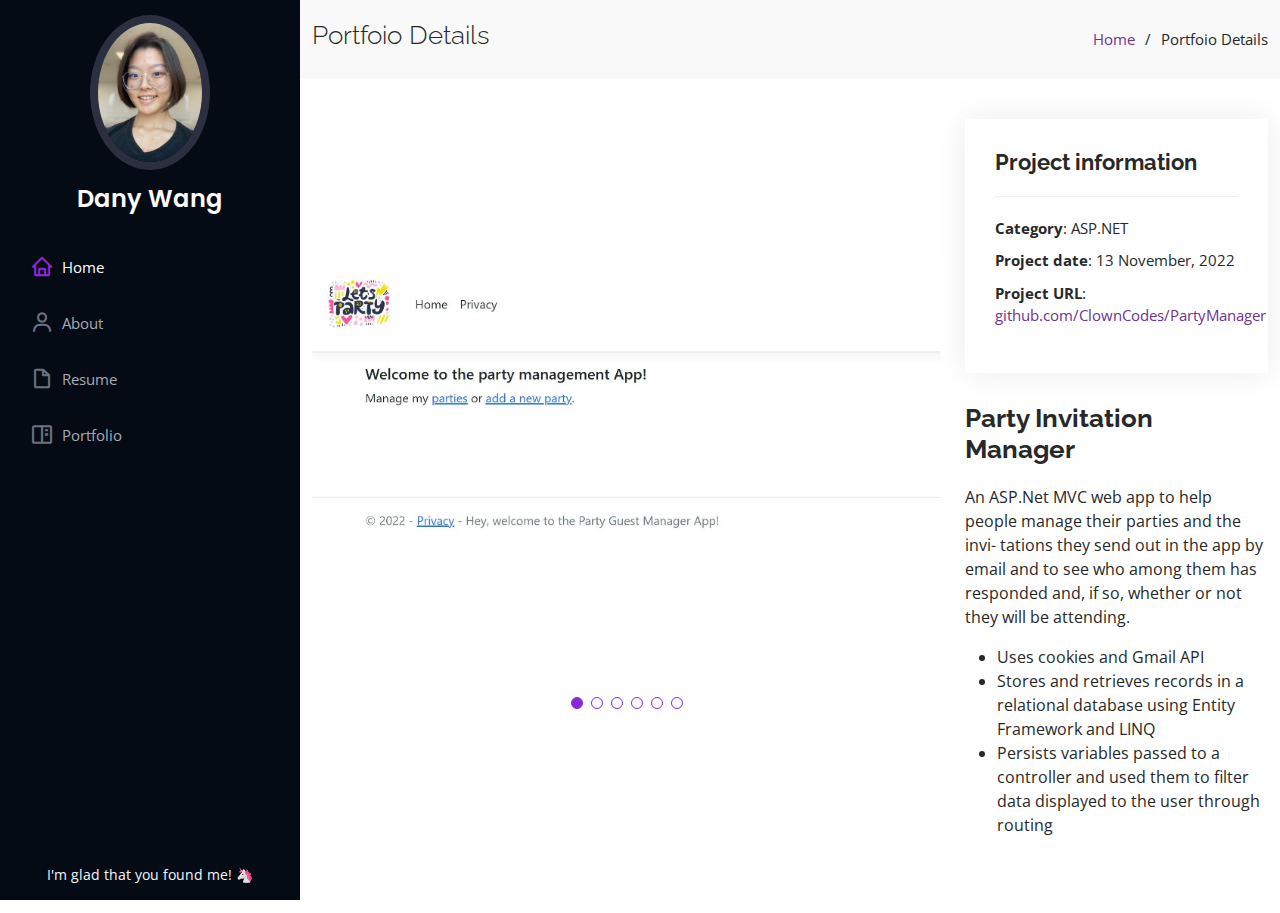
<file: html/portfolio-party-details.html>
<!DOCTYPE html>
<html lang="en">

<head>
  <meta charset="utf-8">
  <meta content="width=device-width, initial-scale=1.0" name="viewport">

  <title>Portfolio - Party Invitation Manager Details</title>
  <meta content="" name="description">
  <meta content="" name="keywords">

  <!-- Favicons -->
  <link href="../assets/img/favicon.png" rel="icon">
  <link href="../assets/img/apple-touch-icon.png" rel="apple-touch-icon">

  <!-- Google Fonts -->
  <link href="https://fonts.googleapis.com/css?family=Open+Sans:300,300i,400,400i,600,600i,700,700i|Raleway:300,300i,400,400i,500,500i,600,600i,700,700i|Poppins:300,300i,400,400i,500,500i,600,600i,700,700i" rel="stylesheet">

  <!-- Vendor CSS Files -->
  <link href="../assets/vendor/aos/aos.css" rel="stylesheet">
  <link href="../assets/vendor/bootstrap/css/bootstrap.min.css" rel="stylesheet">
  <link href="../assets/vendor/bootstrap-icons/bootstrap-icons.css" rel="stylesheet">
  <link href="../assets/vendor/boxicons/css/boxicons.min.css" rel="stylesheet">
  <link href="../assets/vendor/glightbox/css/glightbox.min.css" rel="stylesheet">
  <link href="../assets/vendor/swiper/swiper-bundle.min.css" rel="stylesheet">

  <!-- Template Main CSS File -->
  <link href="../assets/css/style.css" rel="stylesheet">

</head>

<body>

  <!-- ======= Mobile nav toggle button ======= -->
  <i class="bi bi-list mobile-nav-toggle d-xl-none"></i>

  <!-- ======= Header ======= -->
  <header id="header">
    <div class="d-flex flex-column">

      <div class="profile">
        <img src="../assets/img/profile-img.jpg" alt="" class="img-fluid rounded-circle">
        <h1 class="text-light"><a href="../index.html">Dany Wang</a></h1>
        <!-- <div class="social-links mt-3 text-center">
          <a href="#" class="twitter"><i class="bx bxl-twitter"></i></a>
          <a href="#" class="facebook"><i class="bx bxl-facebook"></i></a>
          <a href="#" class="instagram"><i class="bx bxl-instagram"></i></a>
          <a href="#" class="google-plus"><i class="bx bxl-skype"></i></a>
          <a href="#" class="linkedin"><i class="bx bxl-linkedin"></i></a>
        </div> -->
      </div>

      <nav id="navbar" class="nav-menu navbar">
        <ul>
          <li><a href="../index.html#hero" class="nav-link scrollto active"><i class="bx bx-home"></i> <span>Home</span></a></li>
          <li><a href="../index.html#about" class="nav-link scrollto"><i class="bx bx-user"></i> <span>About</span></a></li>
          <li><a href="../index.html#resume" class="nav-link scrollto"><i class="bx bx-file-blank"></i> <span>Resume</span></a></li>
          <li><a href="../index.html#portfolio" class="nav-link scrollto"><i class="bx bx-book-content"></i> <span>Portfolio</span></a></li>
        </ul>
      </nav><!-- .nav-menu -->
    </div>
  </header><!-- End Header -->

  <main id="main">

    <!-- ======= Breadcrumbs ======= -->
    <section id="breadcrumbs" class="breadcrumbs">
      <div class="container">

        <div class="d-flex justify-content-between align-items-center">
          <h2>Portfoio Details</h2>
          <ol>
            <li><a href="../index.html">Home</a></li>
            <li>Portfoio Details</li>
          </ol>
        </div>

      </div>
    </section><!-- End Breadcrumbs -->

    <!-- ======= Portfolio Details Section ======= -->
    <section id="portfolio-details" class="portfolio-details">
      <div class="container">

        <div class="row gy-4">

          <div class="col-lg-8">
            <div class="portfolio-details-slider swiper">
              <div class="swiper-wrapper align-items-center">

                <div class="swiper-slide">
                  <img src="../assets/img/portfolio/party-home.jpg" alt="">
                </div>

                <div class="swiper-slide">
                  <img src="../assets/img/portfolio/party-cookie.jpg" alt="">
                </div>

                <div class="swiper-slide">
                  <img src="../assets/img/portfolio/party-validation.jpg" alt="">
                </div>

                <div class="swiper-slide">
                  <img src="../assets/img/portfolio/party-invitations.jpg" alt="">
                </div>

                <div class="swiper-slide">
                  <img src="../assets/img/portfolio/party-email.jpg" alt="">
                </div>

                <div class="swiper-slide">
                  <img src="../assets/img/portfolio/party-response.jpg" alt="">
                </div>

              </div>
              <div class="swiper-pagination"></div>
            </div>
          </div>

          <div class="col-lg-4">
            <div class="portfolio-info">
              <h3>Project information</h3>
              <ul>
                <li><strong>Category</strong>: ASP.NET</li>
                <!-- <li><strong>Client</strong>: ASU Company</li> -->
                <li><strong>Project date</strong>: 13 November, 2022</li>
                <li><strong>Project URL</strong>: <a href="https://github.com/ClownCodes/PartyManager" target="_blank">github.com/ClownCodes/PartyManager</a></li>
              </ul>
            </div>
            <div class="portfolio-description">
              <h2>Party Invitation Manager</h2>
              <p>
                An ASP.Net MVC web app to help people manage their parties and the invi- tations they send out in the app by email and to see who among them has responded and, if so, whether or not they will be attending.
              </p>
              <ul>
                <li>Uses cookies and Gmail API</li>
                <li>Stores and retrieves records in a relational database using Entity Framework and LINQ</li>
                <li>Persists variables passed to a controller and used them to filter data displayed to the user through routing</li>
              </ul>
            </div>
          </div>

        </div>

      </div>
    </section><!-- End Portfolio Details Section -->

  </main><!-- End #main -->

  <!-- ======= Footer ======= -->
  <footer id="footer">
    <div class="container">
      <div class="copyright">
        I'm glad that you found me! &#129412;
        <!-- <strong><span>iPortfolio</span></strong> -->
      </div>
      <!-- <div class="credits">
        Designed by <a href=""></a>
      </div> -->
    </div>
  </footer><!-- End  Footer -->

  <a href="#" class="back-to-top d-flex align-items-center justify-content-center"><i class="bi bi-arrow-up-short"></i></a>

  <!-- Vendor JS Files -->
  <script src="../assets/vendor/purecounter/purecounter_vanilla.js"></script>
  <script src="../assets/vendor/aos/aos.js"></script>
  <script src="../assets/vendor/bootstrap/js/bootstrap.bundle.min.js"></script>
  <script src="../assets/vendor/glightbox/js/glightbox.min.js"></script>
  <script src="../assets/vendor/isotope-layout/isotope.pkgd.min.js"></script>
  <script src="../assets/vendor/swiper/swiper-bundle.min.js"></script>
  <script src="../assets/vendor/typed.js/typed.min.js"></script>
  <script src="../assets/vendor/waypoints/noframework.waypoints.js"></script>

  <!-- Template Main JS File -->
  <script src="../assets/js/main.js"></script>

</body>

</html>
</file>
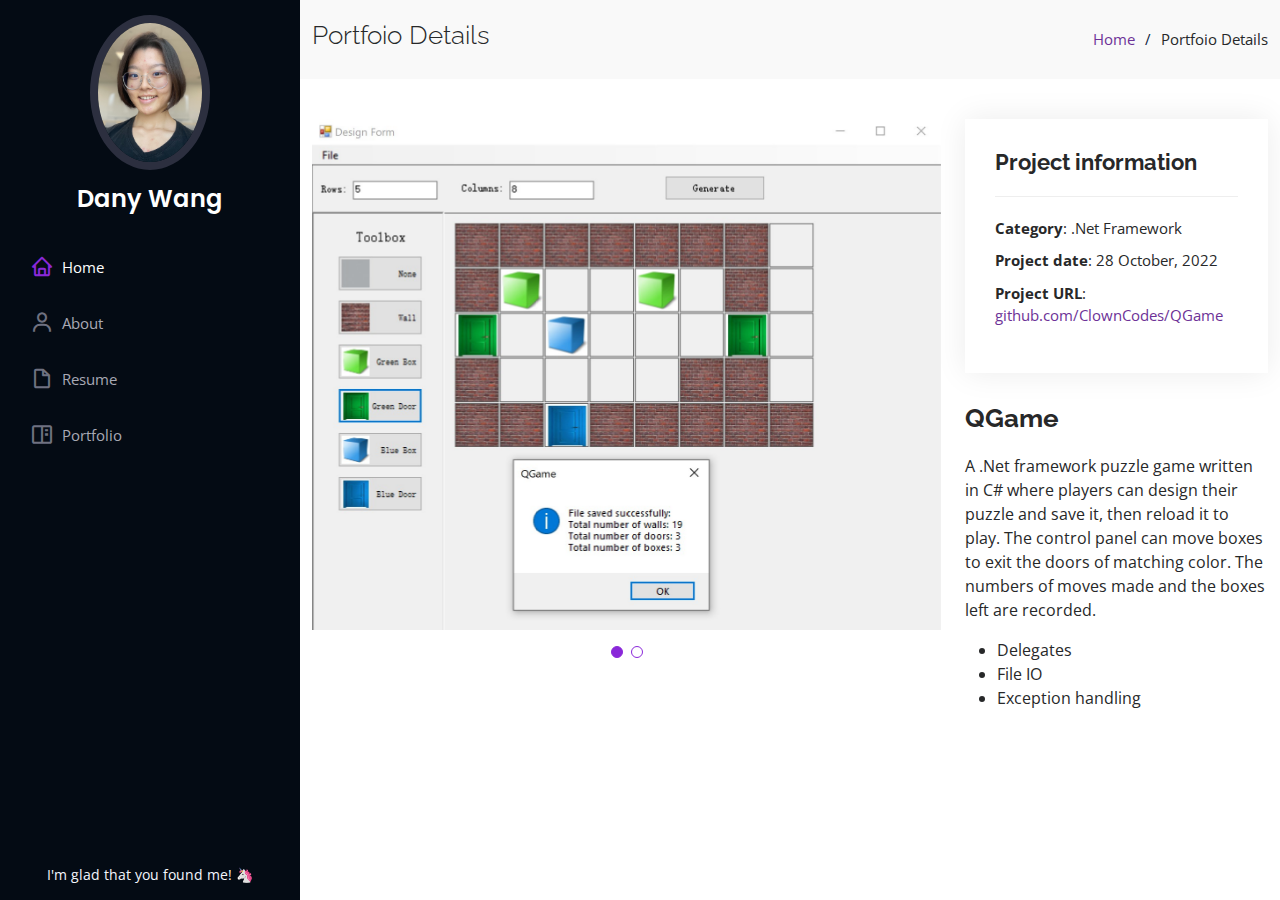
<file: html/portfolio-qgame-details.html>
<!DOCTYPE html>
<html lang="en">

<head>
  <meta charset="utf-8">
  <meta content="width=device-width, initial-scale=1.0" name="viewport">

  <title>Portfolio - Fruitaholic Details</title>
  <meta content="" name="description">
  <meta content="" name="keywords">

  <!-- Favicons -->
  <link href="../assets/img/favicon.png" rel="icon">
  <link href="../assets/img/apple-touch-icon.png" rel="apple-touch-icon">

  <!-- Google Fonts -->
  <link href="https://fonts.googleapis.com/css?family=Open+Sans:300,300i,400,400i,600,600i,700,700i|Raleway:300,300i,400,400i,500,500i,600,600i,700,700i|Poppins:300,300i,400,400i,500,500i,600,600i,700,700i" rel="stylesheet">

  <!-- Vendor CSS Files -->
  <link href="../assets/vendor/aos/aos.css" rel="stylesheet">
  <link href="../assets/vendor/bootstrap/css/bootstrap.min.css" rel="stylesheet">
  <link href="../assets/vendor/bootstrap-icons/bootstrap-icons.css" rel="stylesheet">
  <link href="../assets/vendor/boxicons/css/boxicons.min.css" rel="stylesheet">
  <link href="../assets/vendor/glightbox/css/glightbox.min.css" rel="stylesheet">
  <link href="../assets/vendor/swiper/swiper-bundle.min.css" rel="stylesheet">

  <!-- Template Main CSS File -->
  <link href="../assets/css/style.css" rel="stylesheet">

</head>

<body>

  <!-- ======= Mobile nav toggle button ======= -->
  <i class="bi bi-list mobile-nav-toggle d-xl-none"></i>

  <!-- ======= Header ======= -->
  <header id="header">
    <div class="d-flex flex-column">

      <div class="profile">
        <img src="../assets/img/profile-img.jpg" alt="" class="img-fluid rounded-circle">
        <h1 class="text-light"><a href="../index.html">Dany Wang</a></h1>
        <!-- <div class="social-links mt-3 text-center">
          <a href="#" class="twitter"><i class="bx bxl-twitter"></i></a>
          <a href="#" class="facebook"><i class="bx bxl-facebook"></i></a>
          <a href="#" class="instagram"><i class="bx bxl-instagram"></i></a>
          <a href="#" class="google-plus"><i class="bx bxl-skype"></i></a>
          <a href="#" class="linkedin"><i class="bx bxl-linkedin"></i></a>
        </div> -->
      </div>

      <nav id="navbar" class="nav-menu navbar">
        <ul>
          <li><a href="../index.html#hero" class="nav-link scrollto active"><i class="bx bx-home"></i> <span>Home</span></a></li>
          <li><a href="../index.html#about" class="nav-link scrollto"><i class="bx bx-user"></i> <span>About</span></a></li>
          <li><a href="../index.html#resume" class="nav-link scrollto"><i class="bx bx-file-blank"></i> <span>Resume</span></a></li>
          <li><a href="../index.html#portfolio" class="nav-link scrollto"><i class="bx bx-book-content"></i> <span>Portfolio</span></a></li>
        </ul>
      </nav><!-- .nav-menu -->
    </div>
  </header><!-- End Header -->

  <main id="main">

    <!-- ======= Breadcrumbs ======= -->
    <section id="breadcrumbs" class="breadcrumbs">
      <div class="container">

        <div class="d-flex justify-content-between align-items-center">
          <h2>Portfoio Details</h2>
          <ol>
            <li><a href="../index.html">Home</a></li>
            <li>Portfoio Details</li>
          </ol>
        </div>

      </div>
    </section><!-- End Breadcrumbs -->

    <!-- ======= Portfolio Details Section ======= -->
    <section id="portfolio-details" class="portfolio-details">
      <div class="container">

        <div class="row gy-4">

          <div class="col-lg-8">
            <div class="portfolio-details-slider swiper">
              <div class="swiper-wrapper align-items-center">

                <div class="swiper-slide">
                  <img src="../assets/img/portfolio/qgame-design.jpg" alt="">
                </div>

                <div class="swiper-slide">
                  <img src="../assets/img/portfolio/qgame-play.jpg" alt="">
                </div>

              </div>
              <div class="swiper-pagination"></div>
            </div>
          </div>

          <div class="col-lg-4">
            <div class="portfolio-info">
              <h3>Project information</h3>
              <ul>
                <li><strong>Category</strong>: .Net Framework</li>
                <!-- <li><strong>Client</strong>: ASU Company</li> -->
                <li><strong>Project date</strong>: 28 October, 2022</li>
                <li><strong>Project URL</strong>: <a href="https://github.com/ClownCodes/QGame" target="_blank">github.com/ClownCodes/QGame</a></li>
              </ul>
            </div>
            <div class="portfolio-description">
              <h2>QGame</h2>
              <p>
                A .Net framework puzzle game written in C# where players can design their puzzle and save it, then reload it to play. The control panel can move boxes to exit the doors of matching color. The numbers of moves made and the boxes left are recorded.
              </p>
              <ul>
                <li>Delegates</li>
                <li>File IO</li>
                <li>Exception handling</li>
              </ul>
            </div>
          </div>

        </div>

      </div>
    </section><!-- End Portfolio Details Section -->

  </main><!-- End #main -->

  <!-- ======= Footer ======= -->
  <footer id="footer">
    <div class="container">
      <div class="copyright">
        I'm glad that you found me! &#129412;
        <!-- <strong><span>iPortfolio</span></strong> -->
      </div>
      <!-- <div class="credits">
        Designed by <a href=""></a>
      </div> -->
    </div>
  </footer><!-- End  Footer -->

  <a href="#" class="back-to-top d-flex align-items-center justify-content-center"><i class="bi bi-arrow-up-short"></i></a>

  <!-- Vendor JS Files -->
  <script src="../assets/vendor/purecounter/purecounter_vanilla.js"></script>
  <script src="../assets/vendor/aos/aos.js"></script>
  <script src="../assets/vendor/bootstrap/js/bootstrap.bundle.min.js"></script>
  <script src="../assets/vendor/glightbox/js/glightbox.min.js"></script>
  <script src="../assets/vendor/isotope-layout/isotope.pkgd.min.js"></script>
  <script src="../assets/vendor/swiper/swiper-bundle.min.js"></script>
  <script src="../assets/vendor/typed.js/typed.min.js"></script>
  <script src="../assets/vendor/waypoints/noframework.waypoints.js"></script>

  <!-- Template Main JS File -->
  <script src="../assets/js/main.js"></script>

</body>

</html>
</file>
<file: assets/css/style.css>
/*--------------------------------------------------------------
# General
--------------------------------------------------------------*/
body {
  font-family: "Open Sans", sans-serif;
  color: #272829;
}

a {
  color: #6D3297;
  text-decoration: none;
}

a:hover {
  color: #8A28D9;
  text-decoration: none;
}

h1,
h2,
h3,
h4,
h5,
h6 {
  font-family: "Raleway", sans-serif;
}

/*--------------------------------------------------------------
# Back to top button
--------------------------------------------------------------*/
.back-to-top {
  position: fixed;
  visibility: hidden;
  opacity: 0;
  right: 15px;
  bottom: 15px;
  z-index: 996;
  background: #6D3297;
  width: 40px;
  height: 40px;
  border-radius: 50px;
  transition: all 0.4s;
}

.back-to-top i {
  font-size: 28px;
  color: #fff;
  line-height: 0;
}

.back-to-top:hover {
  background: #8A28D9;
  color: #fff;
}

.back-to-top.active {
  visibility: visible;
  opacity: 1;
}

/*--------------------------------------------------------------
# Header
--------------------------------------------------------------*/
#header {
  position: fixed;
  top: 0;
  left: 0;
  bottom: 0;
  width: 300px;
  transition: all ease-in-out 0.5s;
  z-index: 9997;
  transition: all 0.5s;
  padding: 0 15px;
  background: #040b14;
  overflow-y: auto;
}

#header .profile img {
  margin: 15px auto;
  display: block;
  width: 120px;
  border: 8px solid #2c2f3f;
}

#header .profile h1 {
  font-size: 24px;
  margin: 0;
  padding: 0;
  font-weight: 600;
  -moz-text-align-last: center;
  text-align-last: center;
  font-family: "Poppins", sans-serif;
}

#header .profile h1 a,
#header .profile h1 a:hover {
  color: #fff;
  text-decoration: none;
}

#header .profile .social-links a {
  font-size: 18px;
  display: inline-block;
  background: #212431;
  color: #fff;
  line-height: 1;
  padding: 8px 0;
  margin-right: 4px;
  border-radius: 50%;
  text-align: center;
  width: 36px;
  height: 36px;
  transition: 0.3s;
}

#header .profile .social-links a:hover {
  background: #8A28D9;
  color: #fff;
  text-decoration: none;
}

#main {
  margin-left: 300px;
}

@media (max-width: 1199px) {
  #header {
    left: -300px;
  }

  #main {
    margin-left: 0;
  }
}

/*--------------------------------------------------------------
# Navigation Menu
--------------------------------------------------------------*/
/* Desktop Navigation */
.nav-menu {
  padding: 30px 0 0 0;
}

.nav-menu * {
  margin: 0;
  padding: 0;
  list-style: none;
}

.nav-menu>ul>li {
  position: relative;
  white-space: nowrap;
}

.nav-menu a,
.nav-menu a:focus {
  display: flex;
  align-items: center;
  color: #a8a9b4;
  padding: 12px 15px;
  margin-bottom: 8px;
  transition: 0.3s;
  font-size: 15px;
}

.nav-menu a i,
.nav-menu a:focus i {
  font-size: 24px;
  padding-right: 8px;
  color: #6f7180;
}

.nav-menu a:hover,
.nav-menu .active,
.nav-menu .active:focus,
.nav-menu li:hover>a {
  text-decoration: none;
  color: #fff;
}

.nav-menu a:hover i,
.nav-menu .active i,
.nav-menu .active:focus i,
.nav-menu li:hover>a i {
  color: #8A28D9;
}

/* Mobile Navigation */
.mobile-nav-toggle {
  position: fixed;
  right: 15px;
  top: 15px;
  z-index: 9998;
  border: 0;
  font-size: 24px;
  transition: all 0.4s;
  outline: none !important;
  background-color: #8A28D9;
  color: #fff;
  width: 40px;
  height: 40px;
  display: inline-flex;
  align-items: center;
  justify-content: center;
  line-height: 0;
  border-radius: 50px;
  cursor: pointer;
}

.mobile-nav-active {
  overflow: hidden;
}

.mobile-nav-active #header {
  left: 0;
}

/*--------------------------------------------------------------
# Hero Section
--------------------------------------------------------------*/
#hero {
  width: 100%;
  height: 100vh;
  background: url("../img/hero-bg.jpg") top center;
  background-size: cover;
}

#hero:before {
  content: "";
  background: rgba(5, 13, 24, 0.3);
  position: absolute;
  bottom: 0;
  top: 0;
  left: 0;
  right: 0;
  z-index: 1;
}

#hero .hero-container {
  position: relative;
  z-index: 2;
  min-width: 300px;
}

#hero h1 {
  margin: 0 0 10px 0;
  font-size: 64px;
  font-weight: 700;
  line-height: 56px;
  color: #fff;
}

#hero p {
  color: #fff;
  margin-bottom: 50px;
  font-size: 26px;
  font-family: "Poppins", sans-serif;
}

#hero p span {
  color: #fff;
  padding-bottom: 4px;
  letter-spacing: 1px;
  border-bottom: 3px solid #8A28D9;
}

@media (min-width: 1024px) {
  #hero {
    background-attachment: fixed;
  }
}

@media (max-width: 768px) {
  #hero h1 {
    font-size: 28px;
    line-height: 36px;
  }

  #hero h2 {
    font-size: 18px;
    line-height: 24px;
    margin-bottom: 30px;
  }
}

/*--------------------------------------------------------------
# Sections General
--------------------------------------------------------------*/
section {
  padding: 60px 0;
  overflow: hidden;
}

.section-bg {
  background: #f5f8fd;
}

.section-title {
  padding-bottom: 30px;
}

.section-title h2 {
  font-size: 32px;
  font-weight: bold;
  margin-bottom: 20px;
  padding-bottom: 20px;
  position: relative;
  color: #6D3297;
}

.section-title h2::after {
  content: "";
  position: absolute;
  display: block;
  width: 50px;
  height: 3px;
  background: #8A28D9;
  bottom: 0;
  left: 0;
}

.section-title p {
  margin-bottom: 0;
}

/*--------------------------------------------------------------
# About
--------------------------------------------------------------*/
.about .content h3 {
  font-weight: 700;
  font-size: 26px;
  color: #6D3297;
}

.about .content ul {
  list-style: none;
  padding: 0;
}

.about .content ul li {
  margin-bottom: 20px;
  display: flex;
  align-items: center;
}

.about .content ul strong {
  margin-right: 10px;
}

.about .content ul i {
  font-size: 16px;
  margin-right: 5px;
  color: #8A28D9;
  line-height: 0;
}

.about .content p:last-child {
  margin-bottom: 0;
}

/*--------------------------------------------------------------
# Interests
--------------------------------------------------------------*/
.interests {
  padding-top: 20px;
}

.interests .swiper-slide img {
  opacity: 0.5;
  transition: 0.3s;
  filter: grayscale(100);
}

.interests .swiper-slide img:hover {
  filter: none;
  opacity: 1;
}

.interests .swiper-pagination {
  margin-top: 20px;
  position: relative;
}

.interests .swiper-pagination .swiper-pagination-bullet {
  width: 12px;
  height: 12px;
  background-color: #fff;
  opacity: 1;
  background-color: #ddd;
}

.interests .swiper-pagination .swiper-pagination-bullet-active {
  background-color: #8A28D9;
}

/*--------------------------------------------------------------
# Skills
--------------------------------------------------------------*/
.interests .icon-box {
  display: flex;
  align-items: center;
  padding: 20px;
  background: rgba(31, 82, 151, 0.08);
  transition: ease-in-out 0.3s;
}

.interests .icon-box i {
  font-size: 32px;
  padding-right: 10px;
  line-height: 1;
}

.interests .icon-box h3 {
  font-weight: 700;
  margin: 0;
  padding: 0;
  line-height: 1;
  font-size: 16px;
  color: #8A28D9;
}

.interests .icon-box:hover {
  background: rgba(31, 82, 151, 0.12);
}

/*--------------------------------------------------------------
# Resume
--------------------------------------------------------------*/
.resume .resume-title {
  font-size: 26px;
  font-weight: 700;
  margin-top: 20px;
  margin-bottom: 20px;
  color: #301934;
}

.resume .resume-item {
  padding: 0 0 20px 20px;
  margin-top: -2px;
  border-left: 2px solid #6D3297;
  position: relative;
}

.resume .resume-item h4 {
  line-height: 18px;
  font-size: 18px;
  font-weight: 600;
  text-transform: uppercase;
  font-family: "Poppins", sans-serif;
  color: #301934;
  margin-bottom: 10px;
}

.resume .resume-item h5 {
  font-size: 16px;
  background: #e4edf9;
  padding: 5px 15px;
  display: inline-block;
  font-weight: 600;
  margin-bottom: 10px;
}

.resume .resume-item ul {
  padding-left: 20px;
}

.resume .resume-item ul li {
  padding-bottom: 10px;
}

.resume .resume-item:last-child {
  padding-bottom: 0;
}

.resume .resume-item::before {
  content: "";
  position: absolute;
  width: 16px;
  height: 16px;
  border-radius: 50px;
  left: -9px;
  top: 0;
  background: #fff;
  border: 2px solid #6D3297;
}

/*--------------------------------------------------------------
# Portfolio
--------------------------------------------------------------*/
.portfolio .portfolio-item {
  margin-bottom: 30px;
}

.portfolio #portfolio-flters {
  padding: 0;
  margin: 0 auto 35px auto;
  list-style: none;
  text-align: center;
  background: #fff;
  border-radius: 50px;
  padding: 2px 15px;
}

.portfolio #portfolio-flters li {
  cursor: pointer;
  display: inline-block;
  padding: 10px 15px 8px 15px;
  font-size: 14px;
  font-weight: 600;
  line-height: 1;
  text-transform: uppercase;
  color: #272829;
  margin-bottom: 5px;
  transition: all 0.3s ease-in-out;
}

.portfolio #portfolio-flters li:hover,
.portfolio #portfolio-flters li.filter-active {
  color: #8A28D9;
}

.portfolio #portfolio-flters li:last-child {
  margin-right: 0;
}

.portfolio .portfolio-wrap {
  transition: 0.3s;
  position: relative;
  overflow: hidden;
  z-index: 1;
}

.portfolio .portfolio-wrap::before {
  content: "";
  background: rgba(255, 255, 255, 0.5);
  position: absolute;
  left: 0;
  right: 0;
  top: 0;
  bottom: 0;
  transition: all ease-in-out 0.3s;
  z-index: 2;
  opacity: 0;
}

.portfolio .portfolio-wrap .portfolio-info {
  opacity: 0;
  position: absolute;
  top: 0;
  left: 0;
  right: 0;
  bottom: 0;
  text-align: center;
  z-index: 3;
  transition: all ease-in-out 0.3s;
  display: flex;
  flex-direction: column;
  justify-content: center;
  align-items: center;
}

.portfolio .portfolio-wrap .portfolio-info::before {
  display: block;
  content: "";
  width: 48px;
  height: 48px;
  position: absolute;
  top: 35px;
  left: 35px;
  border-top: 3px solid #f5f8fd;
  border-left: 3px solid #f5f8fd;
  transition: all 0.5s ease 0s;
  z-index: 9994;
}

.portfolio .portfolio-wrap .portfolio-info::after {
  display: block;
  content: "";
  width: 48px;
  height: 48px;
  position: absolute;
  bottom: 35px;
  right: 35px;
  border-bottom: 3px solid #f5f8fd;
  border-right: 3px solid #f5f8fd;
  transition: all 0.5s ease 0s;
  z-index: 9994;
}

.portfolio .portfolio-wrap .portfolio-info h4 {
  font-size: 20px;
  color: #8A28D9;
  font-weight: 600;
}

.portfolio .portfolio-wrap .portfolio-info p {
  color: #8A28D9;
  font-size: 14px;
  text-transform: uppercase;
  padding: 0;
  margin: 0;
}

.portfolio .portfolio-wrap .portfolio-links {
  opacity: 1;
  left: 0;
  right: 0;
  bottom: -60px;
  z-index: 3;
  position: absolute;
  transition: all ease-in-out 0.3s;
  display: flex;
  justify-content: center;
}

.portfolio .portfolio-wrap .portfolio-links a {
  color: #fff;
  font-size: 28px;
  text-align: center;
  background: rgba(109, 50, 151, 0.75);
  transition: 0.3s;
  width: 50%;
}

.portfolio .portfolio-wrap .portfolio-links a:hover {
  background: rgba(109, 50, 151, 0.95);
}

.portfolio .portfolio-wrap .portfolio-links a+a {
  border-left: 1px solid #8A28D9;
}

.portfolio .portfolio-wrap:hover::before {
  top: 0;
  left: 0;
  right: 0;
  bottom: 0;
  opacity: 1;
}

.portfolio .portfolio-wrap:hover .portfolio-links {
  opacity: 1;
  bottom: 0;
}
.portfolio .portfolio-wrap:hover .portfolio-info {
  opacity: 1;
}

.portfolio .portfolio-wrap:hover .portfolio-info::before {
  top: 15px;
  left: 15px;
}

.portfolio .portfolio-wrap:hover .portfolio-info::after {
  bottom: 15px;
  right: 15px;
}

/*--------------------------------------------------------------
# Portfolio Details
--------------------------------------------------------------*/
.portfolio-details {
  padding-top: 40px;
}

.portfolio-details .portfolio-details-slider img {
  width: 100%;
}

.portfolio-details .portfolio-details-slider .swiper-pagination {
  margin-top: 20px;
  position: relative;
}

.portfolio-details .portfolio-details-slider .swiper-pagination .swiper-pagination-bullet {
  width: 12px;
  height: 12px;
  background-color: #fff;
  opacity: 1;
  border: 1px solid #8A28D9;
}

.portfolio-details .portfolio-details-slider .swiper-pagination .swiper-pagination-bullet-active {
  background-color: #8A28D9;
}

.portfolio-details .portfolio-info {
  padding: 30px;
  box-shadow: 0px 0 30px rgba(5, 13, 24, 0.08);
}

.portfolio-details .portfolio-info h3 {
  font-size: 22px;
  font-weight: 700;
  margin-bottom: 20px;
  padding-bottom: 20px;
  border-bottom: 1px solid #eee;
}

.portfolio-details .portfolio-info ul {
  list-style: none;
  padding: 0;
  font-size: 15px;
}

.portfolio-details .portfolio-info ul li+li {
  margin-top: 10px;
}

.portfolio-details .portfolio-description {
  padding-top: 30px;
}

.portfolio-details .portfolio-description h2 {
  font-size: 26px;
  font-weight: 700;
  margin-bottom: 20px;
}

.portfolio-details .portfolio-description p {
  padding: 0;
}

/*--------------------------------------------------------------
# Services
--------------------------------------------------------------*/
.services .icon-box {
  margin-bottom: 20px;
}

.services .icon {
  float: left;
  display: flex;
  align-items: center;
  justify-content: center;
  width: 54px;
  height: 54px;
  background: #8A28D9;
  border-radius: 50%;
  transition: 0.5s;
  border: 1px solid #8A28D9;
}

.services .icon i {
  color: #fff;
  font-size: 24px;
  line-height: 0;
}

.services .icon-box:hover .icon {
  background: #fff;
}

.services .icon-box:hover .icon i {
  color: #8A28D9;
}

.services .title {
  margin-left: 80px;
  font-weight: 700;
  margin-bottom: 15px;
  font-size: 18px;
}

.services .title a {
  color: #343a40;
}

.services .title a:hover {
  color: #8A28D9;
}

.services .description {
  margin-left: 80px;
  line-height: 24px;
  font-size: 14px;
}

/*--------------------------------------------------------------
# Testimonials
--------------------------------------------------------------*/
.testimonials .testimonials-carousel,
.testimonials .testimonials-slider {
  overflow: hidden;
}

.testimonials .testimonial-item {
  box-sizing: content-box;
  text-align: center;
  min-height: 320px;
}

.testimonials .testimonial-item .testimonial-img {
  width: 90px;
  border-radius: 50%;
  margin: 0 auto;
}

.testimonials .testimonial-item h3 {
  font-size: 18px;
  font-weight: bold;
  margin: 10px 0 5px 0;
  color: #111;
}

.testimonials .testimonial-item h4 {
  font-size: 14px;
  color: #999;
  margin: 0;
}

.testimonials .testimonial-item .quote-icon-left,
.testimonials .testimonial-item .quote-icon-right {
  color: #c3e8fa;
  font-size: 26px;
}

.testimonials .testimonial-item .quote-icon-left {
  display: inline-block;
  left: -5px;
  position: relative;
}

.testimonials .testimonial-item .quote-icon-right {
  display: inline-block;
  right: -5px;
  position: relative;
  top: 10px;
}

.testimonials .testimonial-item p {
  font-style: italic;
  margin: 0 15px 15px 15px;
  padding: 20px;
  background: #fff;
  position: relative;
  margin-bottom: 35px;
  border-radius: 6px;
  box-shadow: 0px 2px 15px rgba(0, 0, 0, 0.1);
}

.testimonials .testimonial-item p::after {
  content: "";
  width: 0;
  height: 0;
  border-top: 20px solid #fff;
  border-right: 20px solid transparent;
  border-left: 20px solid transparent;
  position: absolute;
  bottom: -20px;
  left: calc(50% - 20px);
}

.testimonials .swiper-pagination {
  margin-top: 20px;
  position: relative;
}

.testimonials .swiper-pagination .swiper-pagination-bullet {
  width: 12px;
  height: 12px;
  background-color: #fff;
  opacity: 1;
  border: 1px solid #8A28D9;
}

.testimonials .swiper-pagination .swiper-pagination-bullet-active {
  background-color: #8A28D9;
}

/*--------------------------------------------------------------
# Breadcrumbs
--------------------------------------------------------------*/
.breadcrumbs {
  padding: 20px 0;
  background: #f9f9f9;
}

.breadcrumbs h2 {
  font-size: 26px;
  font-weight: 300;
}

.breadcrumbs ol {
  display: flex;
  flex-wrap: wrap;
  list-style: none;
  padding: 0;
  margin: 0;
  font-size: 15px;
}

.breadcrumbs ol li+li {
  padding-left: 10px;
}

.breadcrumbs ol li+li::before {
  display: inline-block;
  padding-right: 10px;
  color: #0e2442;
  content: "/";
}

@media (max-width: 768px) {
  .breadcrumbs .d-flex {
    display: block !important;
  }

  .breadcrumbs ol {
    display: block;
  }

  .breadcrumbs ol li {
    display: inline-block;
  }
}

/*--------------------------------------------------------------
# Footer
--------------------------------------------------------------*/
#footer {
  padding: 15px;
  color: #f4f6fd;
  font-size: 14px;
  position: fixed;
  left: 0;
  bottom: 0;
  width: 300px;
  z-index: 9999;
  background: #040b14;
}

#footer .copyright {
  text-align: center;
}

#footer .credits {
  padding-top: 5px;
  text-align: center;
  font-size: 13px;
  color: #eaebf0;
}

@media (max-width: 1199px) {
  #footer {
    position: static;
    width: auto;
    padding-right: 20px 15px;
  }
}
</file>
